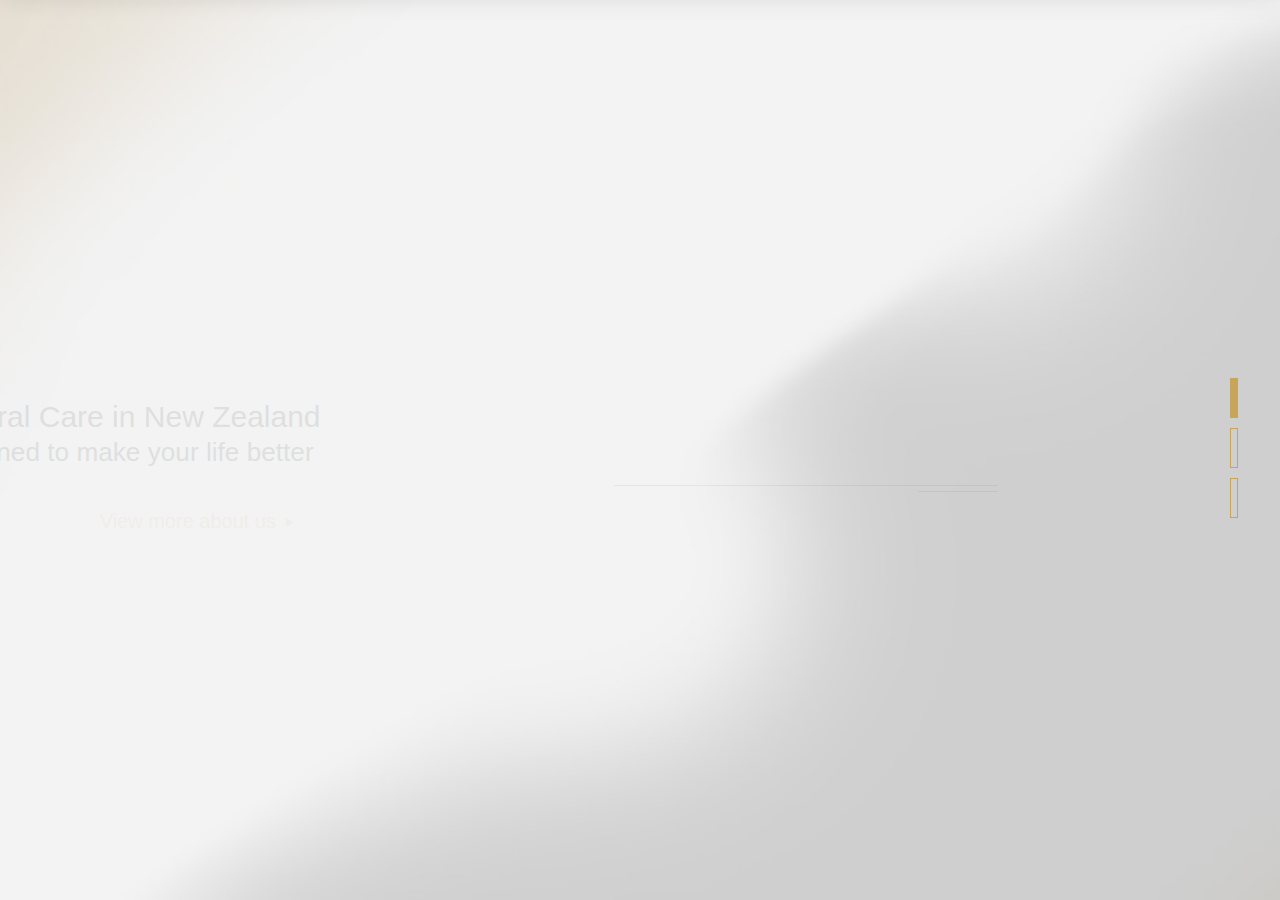
<file: index.html>
<!doctype html>
<html lang="en">
<head>
    <meta charset="UTF-8">
    <meta name="viewport"
          content="user-scalable=no">
    <!--content="width=device-width,initial-scale=1.0,maximum-scale=1.0,minimum-scale=1.0,user-scalable=no"-->

    <title>pureality</title>
    <link rel="stylesheet" href="css/main.css" />
    <link rel="stylesheet" href="css/index.css" />
</head>
<body>
<div class='header'></div>
<div id="container">
    <div class="page page0 background-image-center">
        <div class="title">
            <div>Natural Care in New Zealand</div>
            <div>designed to make your life better</div>
        </div>
        <div class="line">
            <div class="line1"></div>
            <div class="line2"></div>
        </div>
        <div class="more">
            View more about us
            <span class="arrow">▶</span>
        </div>
        <img class="sculpt" width="500" src="./img/P0/sculpt.png">
    </div>

    <div class="page page1 background-image-center">
        <div class="title">
            <div>Designed in New Zealand</div>
            <div>Specially for safe personal care</div>
        </div>
        <div class="line">
            <div class="line1"></div>
            <div class="line2"></div>
        </div>
        <div class="more">
            VIEW ALL PUREALITY
            <span class="arrow">▶</span>
        </div>
        <img class="sculpt" width="800" src="./img/P1/sculpt.png">
    </div>
    <div class="page page2">
        <div class="title">
            <div>Natural Extracts in New Zealand</div>
            <div>Soothing & Restoring skin</div>
        </div>
        <div class="line">
            <div class="line1"></div>
            <div class="line2"></div>
        </div>
        <div class="more">
            VIEW ALL KIRIMA
            <span class="arrow">▶</span>
        </div>
        <img class="sculpt" width="400" src="./img/P2/sculpt.png">
    </div>
    <div class="page page3 background-image-center">
        Copyright© 2019 purealitycosmetics.com PO Box 8042, Nelson 7046
    </div>
</div>

<!--右侧圆点 pof-->
<div id="circles">
    <ul>
        <li></li>
        <li></li>
        <li></li>
    </ul>
</div>

<script src='js/tool/jquery-1.8.3.min.js'></script>
<script src='js/tool/jquery.mousewheel.min.js'></script>
<script src='js/tool/jquery.easie.js'></script>
<script src='js/tool/velocity.min.js'></script>
<script src='js/tool/velocity.ui.js'></script>
<script src='js/module/header.js'></script>
<script src='js/index/index.js'></script>
<script>
    window.addEventListener('load', function () {
        var header = new Header('.header', null);
        header.initCur(0)
        $('body').animate({'opacity': 1});
    })
</script>
</body>
</html>
</file>
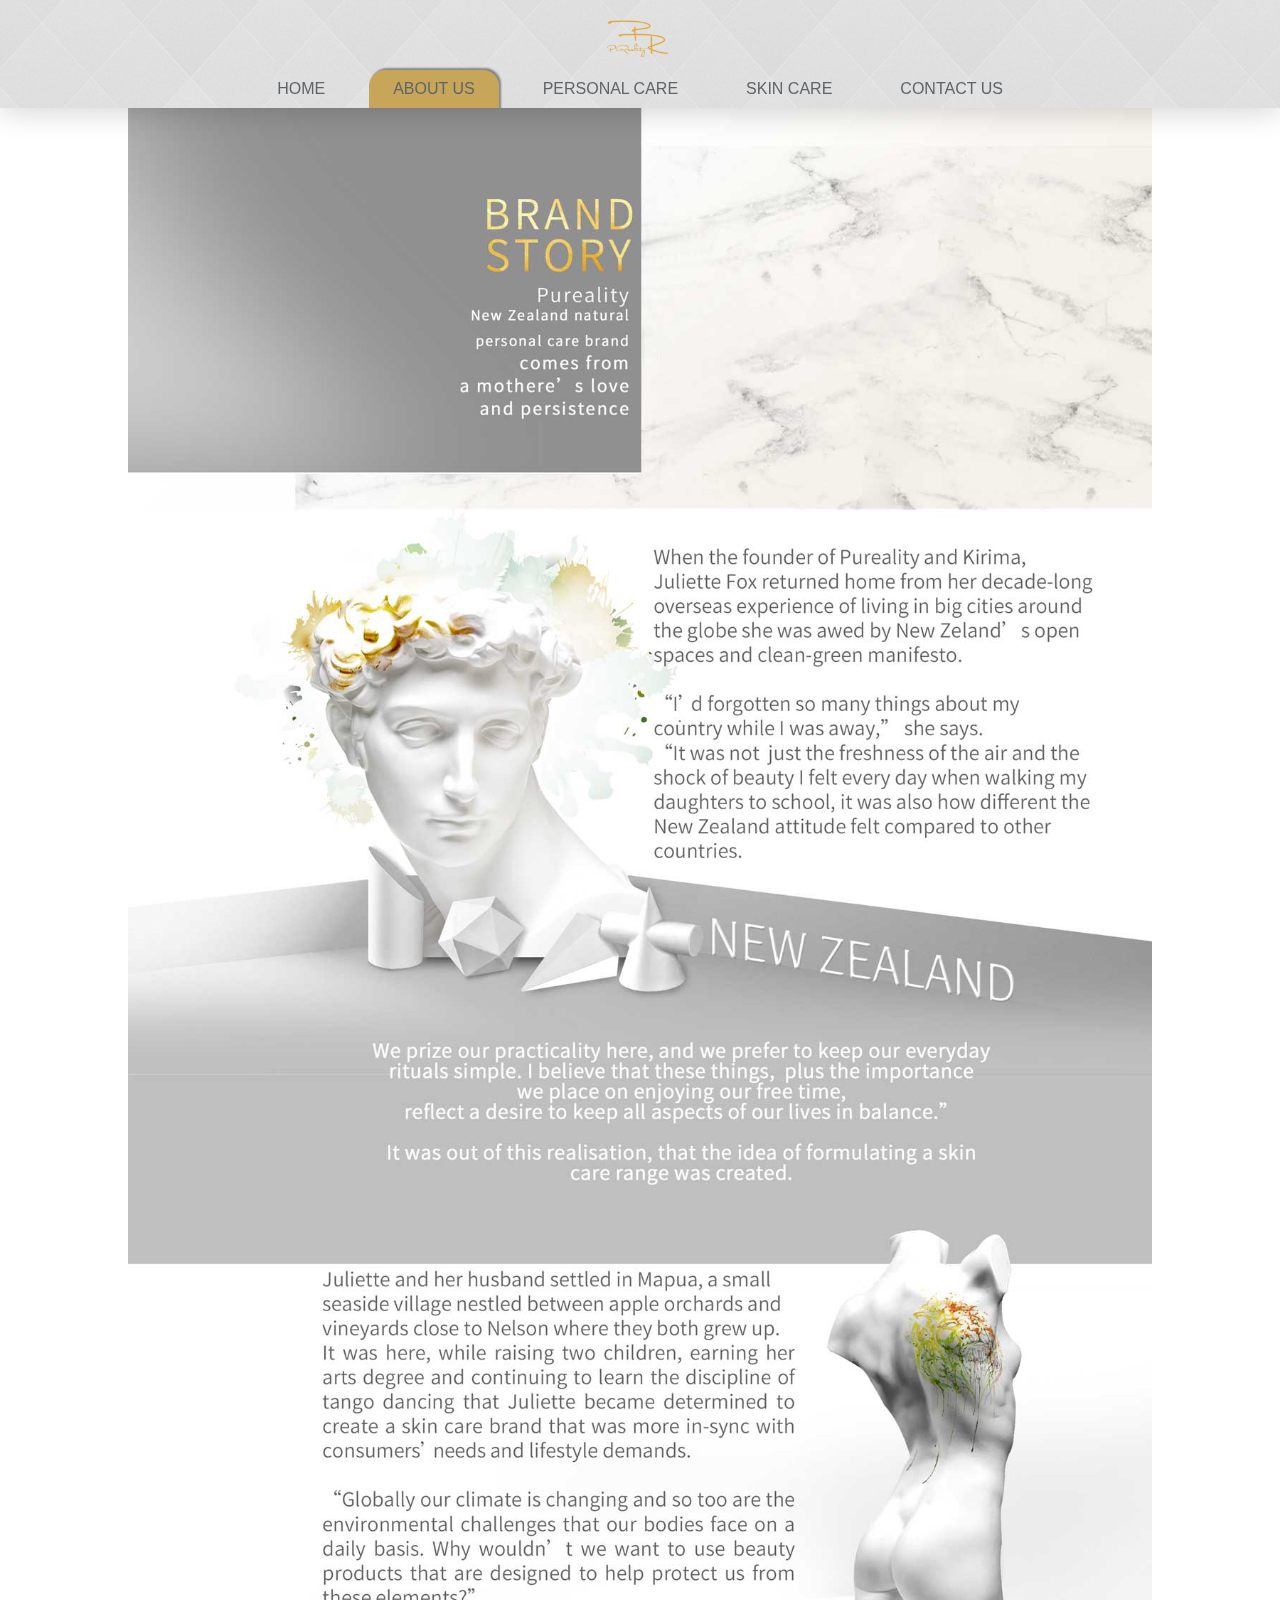
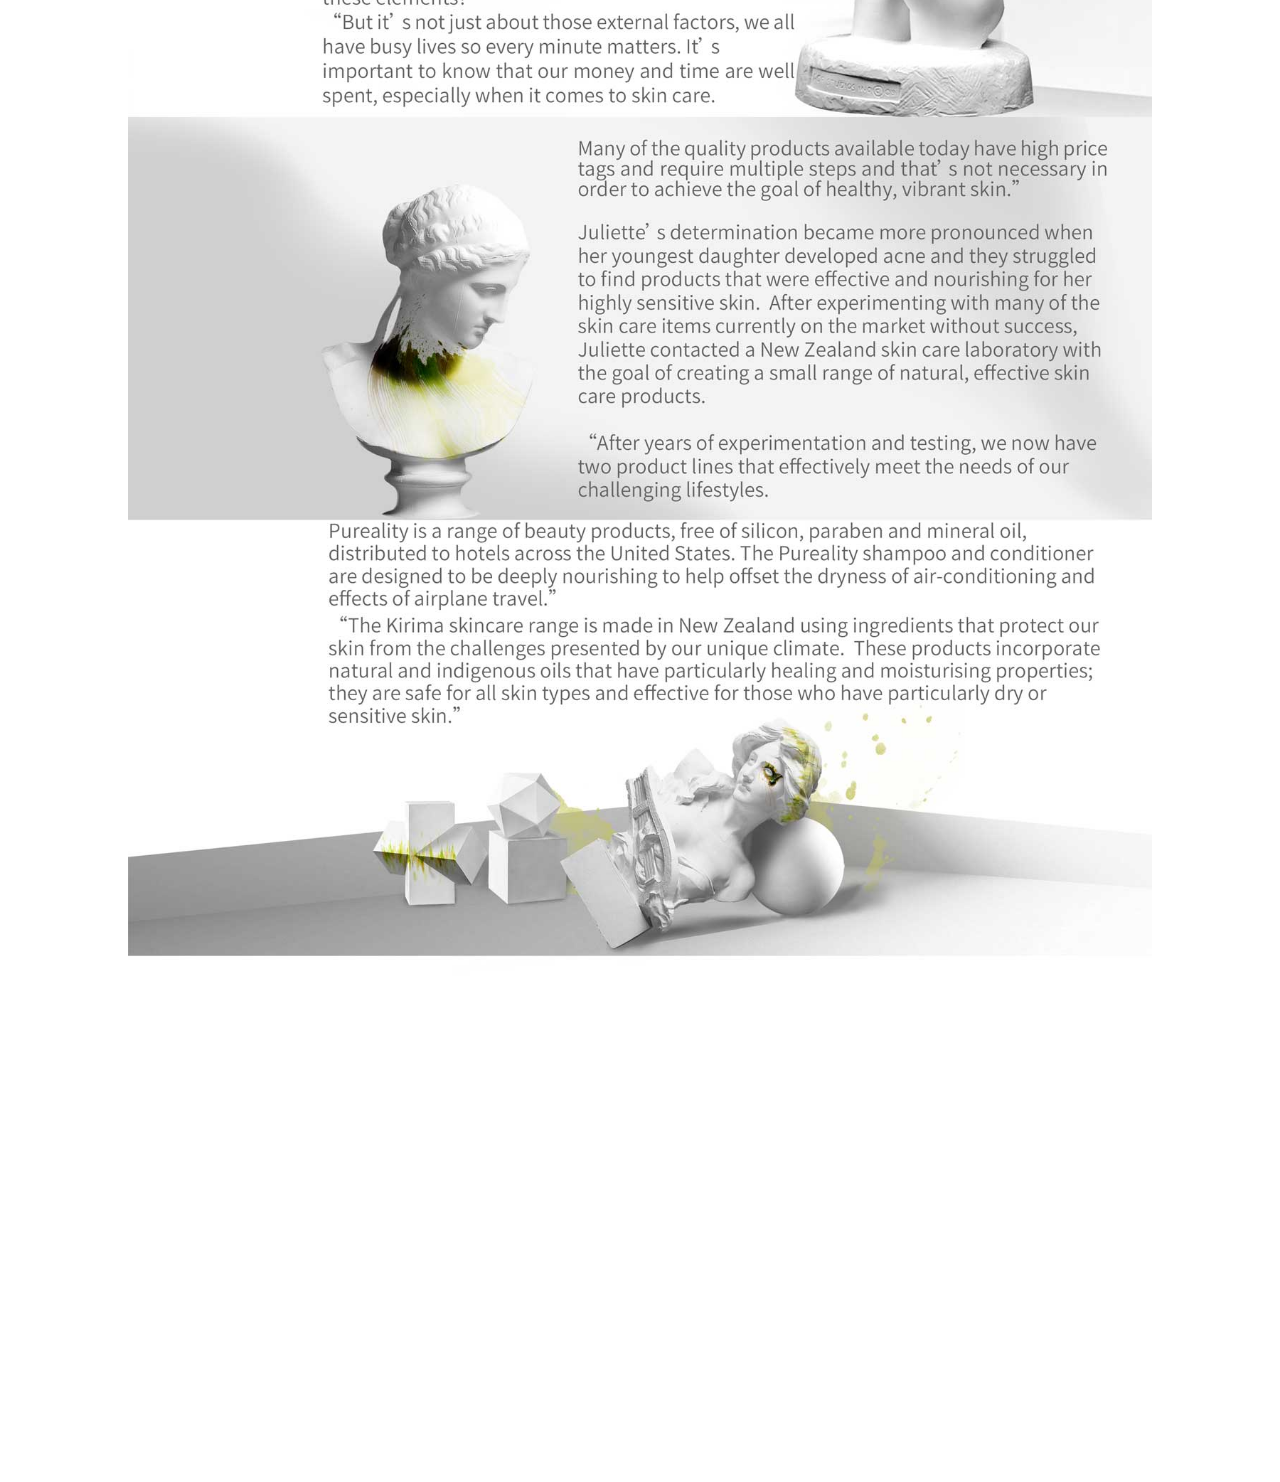
<file: about-us.html>
<!doctype html>
<html lang="en">
<head>
    <meta charset="UTF-8">
    <meta name="viewport"
          content="user-scalable=no">
    <!--content="width=device-width,initial-scale=1.0,maximum-scale=1.0,minimum-scale=1.0,user-scalable=no"-->
    <title>pureality</title>
    <link rel="stylesheet" href="css/main.css" />
    <link rel="stylesheet" href="css/personal-care.css" />
</head>
<body>
<div class='header'></div>
<div class="innerC">
    <img src="img/about-us-all.jpg" width="100%">
    <iframe height=498 width='100%' src='https://player.youku.com/embed/XNDE0MDY1MTUzNg==' frameborder=0 allowfullscreen></iframe>
</div>

<script src='js/tool/jquery-1.8.3.min.js'></script>
<script src='js/module/header.js'></script>
<script>
    window.addEventListener('load', function () {
        var header = new Header('.header', null);
        header.initCur(1);
        $('body').animate({'opacity': 1});
    })
</script>
</body>
</html>
</file>
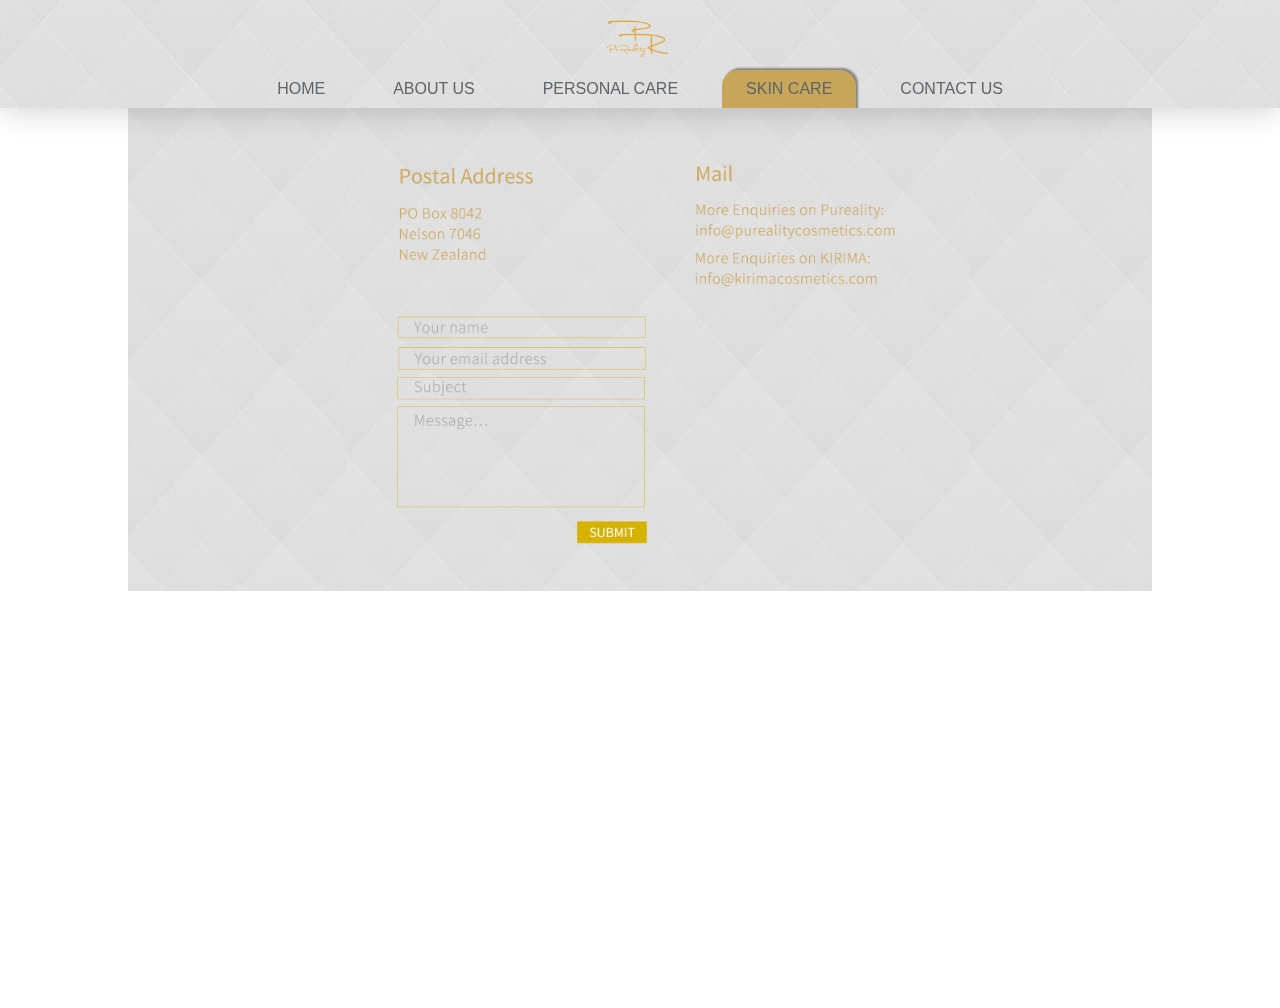
<file: contact-us.html>
<!doctype html>
<html lang="en">
<head>
    <meta charset="UTF-8">
    <meta name="viewport"
          content="user-scalable=no">
    <!--content="width=device-width,initial-scale=1.0,maximum-scale=1.0,minimum-scale=1.0,user-scalable=no"-->
    <title>pureality</title>
    <link rel="stylesheet" href="css/main.css" />
    <link rel="stylesheet" href="css/personal-care.css" />
</head>
<body>
<div class='header'></div>
<div class="innerC">
    <img src="img/contact-us-all.jpg" width="100%">
</div>

<script src='js/tool/jquery-1.8.3.min.js'></script>
<script src='js/module/header.js'></script>
<script>
    window.addEventListener('load', function () {
        var header = new Header('.header', null);
        header.initCur(3);
        $('body').animate({'opacity': 1});
    })
</script>
</body>
</html>
</file>
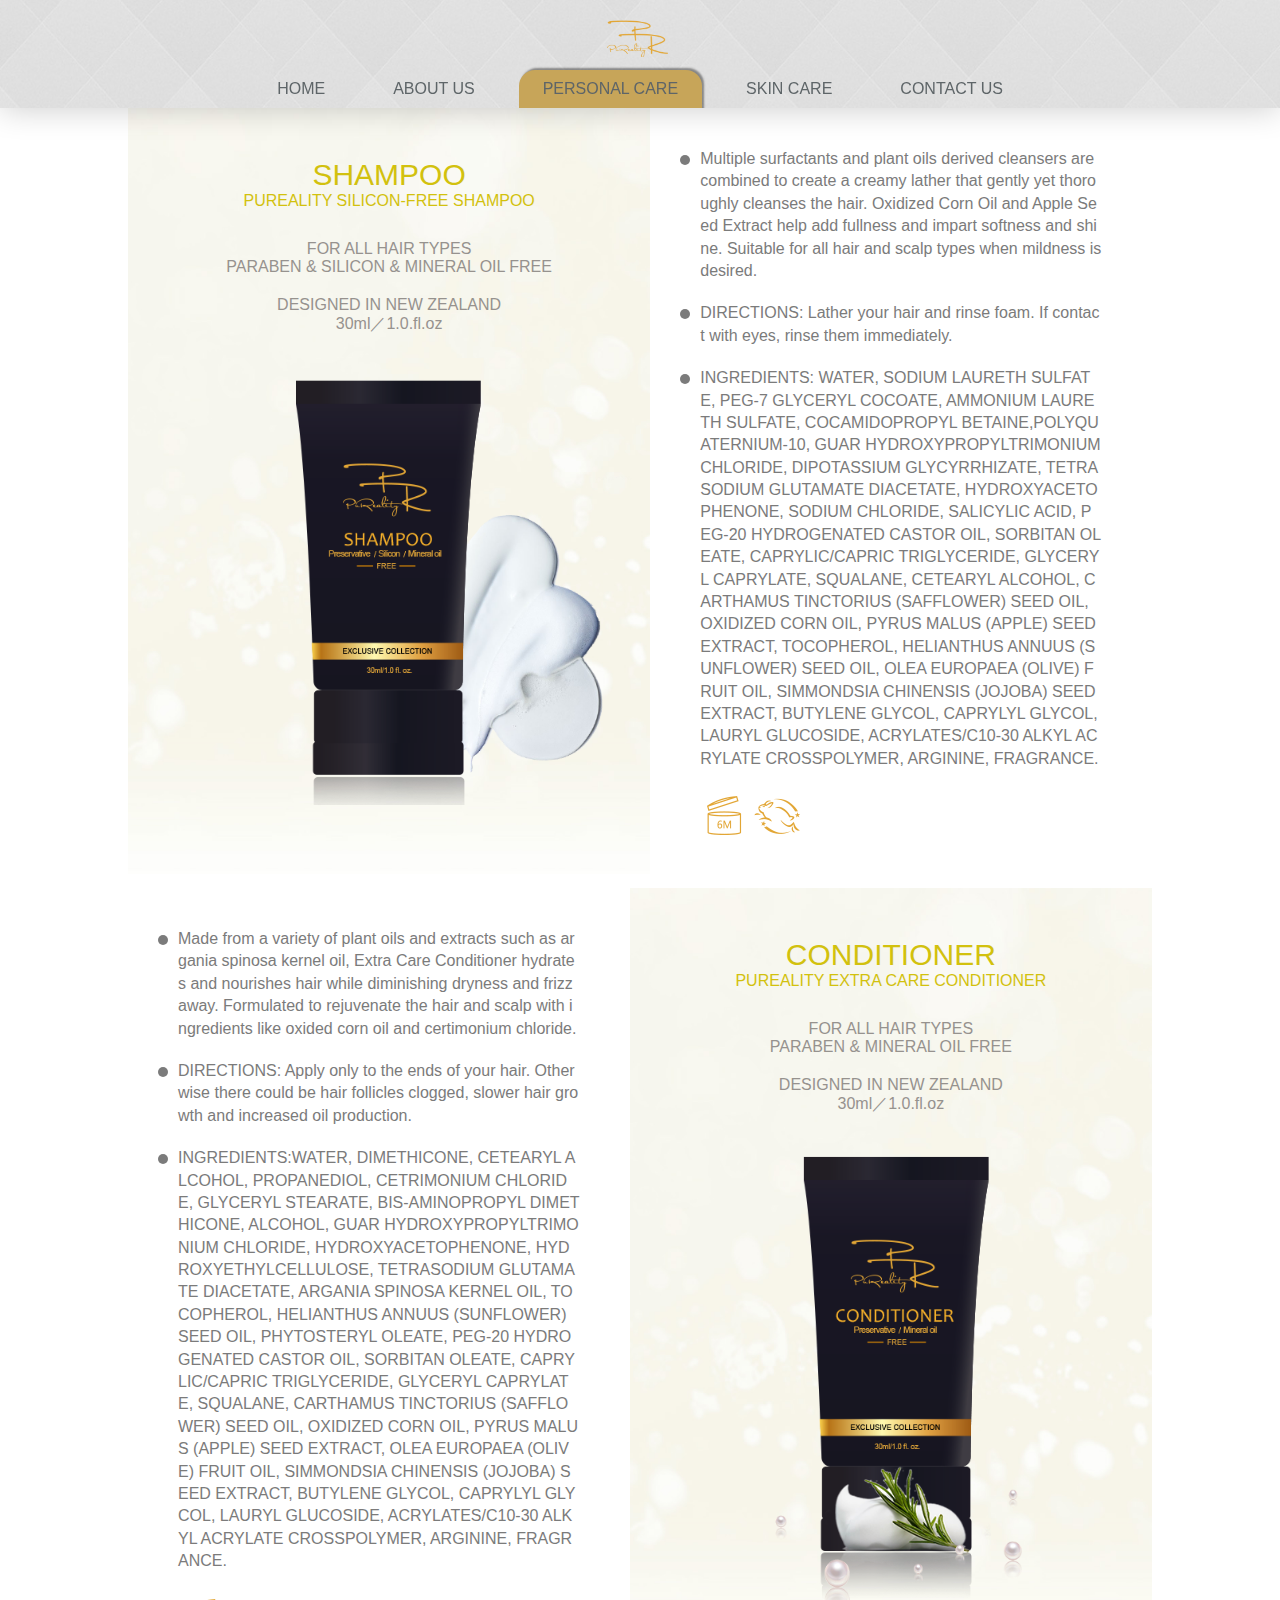
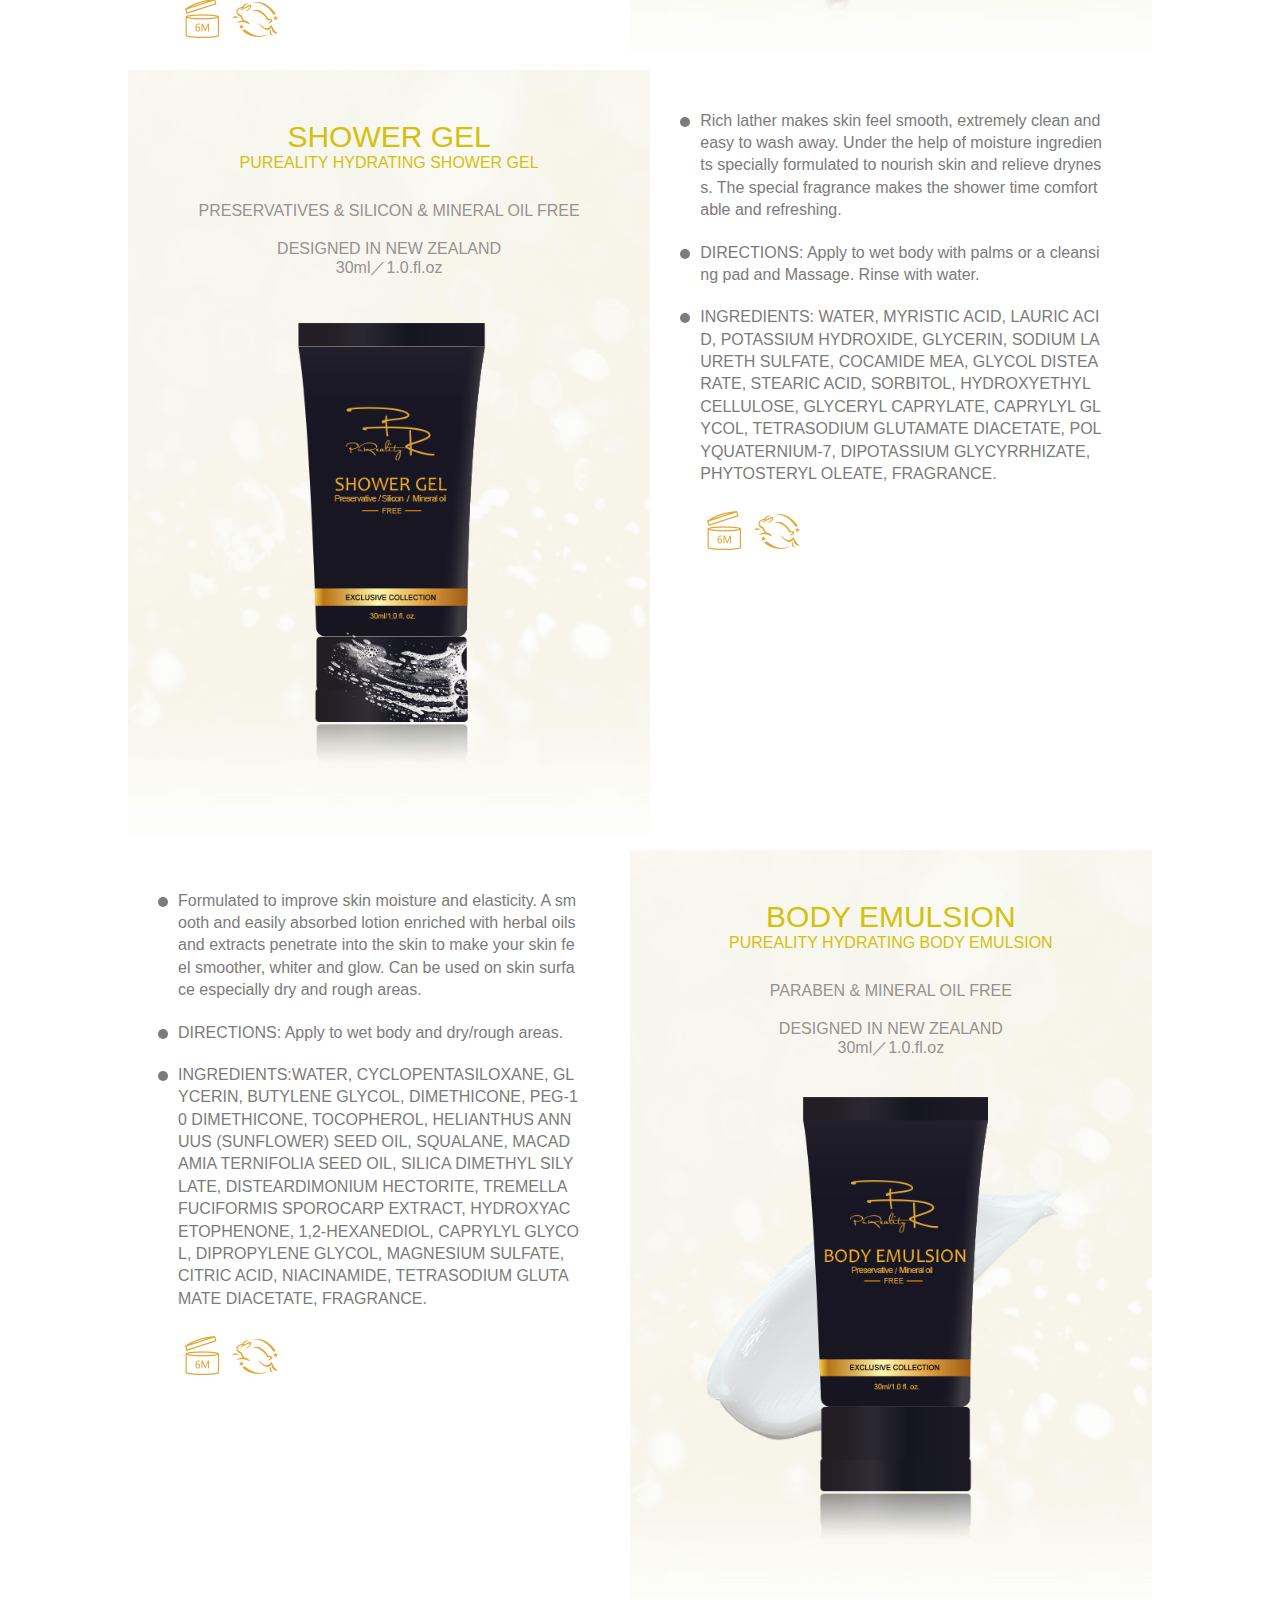
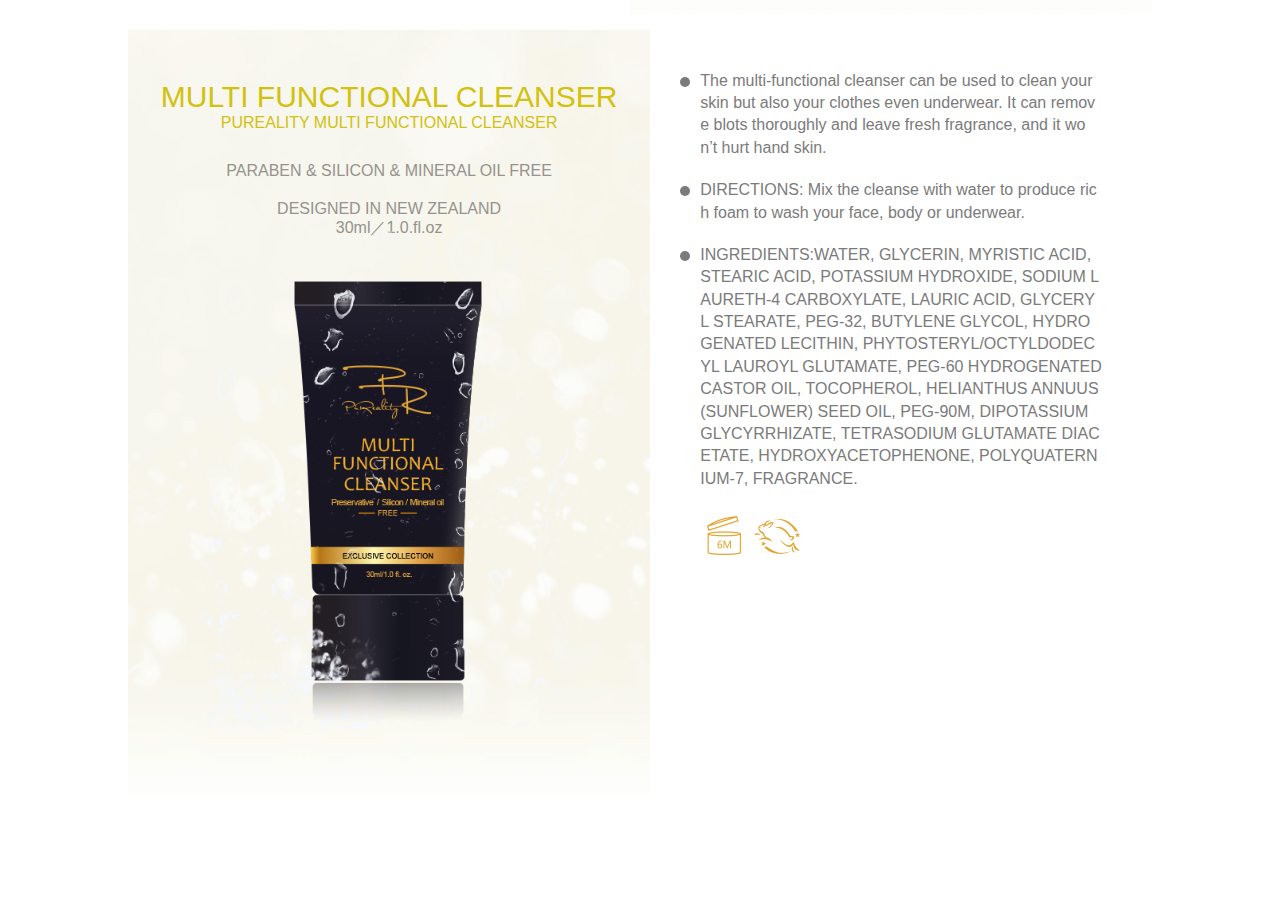
<file: personal-care.html>
<!doctype html>
<html lang="en">
<head>
    <meta charset="UTF-8">
    <meta name="viewport"
          content="user-scalable=no">
    <!--content="width=device-width,initial-scale=1.0,maximum-scale=1.0,minimum-scale=1.0,user-scalable=no"-->
    <title>pureality</title>
    <link rel="stylesheet" href="css/main.css" />
    <link rel="stylesheet" href="css/personal-care.css" />
</head>
<body>
<div class='header'></div>
<div class="innerC">
    <div class="products"></div>

</div>

<script src='js/tool/jquery-1.8.3.min.js'></script>
<script src='js/module/header.js'></script>
<script src='js/module/products.js'></script>
<script>

    window.addEventListener('load', function () {
        var header = new Header('.header', null);
        header.initCur(2);
        var products = new Products('.products',
            {
                products: [
                    {
                        title: 'SHAMPOO',
                        subTitle: 'PUREALITY SILICON-FREE SHAMPOO',
                        desc1: 'FOR ALL HAIR TYPES<br/>PARABEN & SILICON & MINERAL OIL FREE',
                        desc2: 'DESIGNED IN NEW ZEALAND<br/> 30ml／1.0.fl.oz',
                        productImg: './img/product/p1.png',
                        descList: [
                            'Multiple surfactants and plant oils derived cleansers are combined to create a creamy lather that gently yet thoroughly cleanses the hair. Oxidized Corn Oil and Apple Seed Extract help add fullness and impart softness and shine. Suitable for all hair and scalp types when mildness is desired.\n',
                            'DIRECTIONS: Lather your hair and rinse foam. If contact with eyes, rinse them immediately.',
                            'INGREDIENTS: WATER, SODIUM LAURETH SULFATE, PEG-7 GLYCERYL COCOATE, AMMONIUM LAURETH SULFATE, COCAMIDOPROPYL BETAINE,POLYQUATERNIUM-10, GUAR HYDROXYPROPYLTRIMONIUM CHLORIDE, DIPOTASSIUM GLYCYRRHIZATE, TETRASODIUM GLUTAMATE DIACETATE, HYDROXYACETOPHENONE, SODIUM CHLORIDE, SALICYLIC ACID, PEG-20 HYDROGENATED CASTOR OIL, SORBITAN OLEATE, CAPRYLIC/CAPRIC TRIGLYCERIDE, GLYCERYL CAPRYLATE, SQUALANE, CETEARYL ALCOHOL, CARTHAMUS TINCTORIUS (SAFFLOWER) SEED OIL, OXIDIZED CORN OIL, PYRUS MALUS (APPLE) SEED EXTRACT, TOCOPHEROL, HELIANTHUS ANNUUS (SUNFLOWER) SEED OIL, OLEA EUROPAEA (OLIVE) FRUIT OIL, SIMMONDSIA CHINENSIS (JOJOBA) SEED EXTRACT, BUTYLENE GLYCOL, CAPRYLYL GLYCOL, LAURYL GLUCOSIDE, ACRYLATES/C10-30 ALKYL ACRYLATE CROSSPOLYMER, ARGININE, FRAGRANCE.\n',
                        ]
                    },
                    {
                        title: 'CONDITIONER',
                        subTitle: 'PUREALITY EXTRA CARE CONDITIONER',
                        desc1: 'FOR ALL HAIR TYPES<br/>PARABEN & MINERAL OIL FREE \n',
                        desc2: 'DESIGNED IN NEW ZEALAND<br/>30ml／1.0.fl.oz',
                        productImg: './img/product/p2.png',
                        descList: [
                            'Made from a variety of plant oils and extracts such as argania spinosa kernel oil, Extra Care Conditioner hydrates and nourishes hair while diminishing dryness and frizz away. Formulated to rejuvenate the hair and scalp with ingredients like oxided corn oil and certimonium chloride.\n',
                            'DIRECTIONS: Apply only to the ends of your hair. Otherwise there could be hair follicles clogged, slower hair growth and increased oil production.\n',
                            'INGREDIENTS:WATER, DIMETHICONE, CETEARYL ALCOHOL, PROPANEDIOL, CETRIMONIUM CHLORIDE, GLYCERYL STEARATE, BIS-AMINOPROPYL DIMETHICONE, ALCOHOL, GUAR HYDROXYPROPYLTRIMONIUM CHLORIDE, HYDROXYACETOPHENONE, HYDROXYETHYLCELLULOSE, TETRASODIUM GLUTAMATE DIACETATE, ARGANIA SPINOSA KERNEL OIL, TOCOPHEROL, HELIANTHUS ANNUUS (SUNFLOWER) SEED OIL, PHYTOSTERYL OLEATE, PEG-20 HYDROGENATED CASTOR OIL, SORBITAN OLEATE, CAPRYLIC/CAPRIC TRIGLYCERIDE, GLYCERYL CAPRYLATE, SQUALANE, CARTHAMUS TINCTORIUS (SAFFLOWER) SEED OIL, OXIDIZED CORN OIL, PYRUS MALUS (APPLE) SEED EXTRACT, OLEA EUROPAEA (OLIVE) FRUIT OIL, SIMMONDSIA CHINENSIS (JOJOBA) SEED EXTRACT, BUTYLENE GLYCOL, CAPRYLYL GLYCOL, LAURYL GLUCOSIDE, ACRYLATES/C10-30 ALKYL ACRYLATE CROSSPOLYMER, ARGININE, FRAGRANCE.',
                        ]
                    },
                    {
                        title: 'SHOWER GEL\n',
                        subTitle: 'PUREALITY HYDRATING SHOWER GEL\n',
                        desc1: 'PRESERVATIVES & SILICON & MINERAL OIL  FREE',
                        desc2: 'DESIGNED IN NEW ZEALAND<br/>30ml／1.0.fl.oz',
                        productImg: './img/product/p3.png',
                        descList: [
                            'Rich lather makes skin feel smooth, extremely clean and easy to wash away. Under the help of moisture ingredients specially formulated to nourish skin and relieve dryness. The special fragrance makes the shower time comfortable and refreshing.\n',
                            'DIRECTIONS: Apply to wet body with palms or a cleansing pad and Massage. Rinse with water. \n',
                            'INGREDIENTS: WATER, MYRISTIC ACID, LAURIC ACID, POTASSIUM HYDROXIDE, GLYCERIN, SODIUM LAURETH SULFATE, COCAMIDE MEA, GLYCOL DISTEARATE, STEARIC ACID, SORBITOL, HYDROXYETHYLCELLULOSE, GLYCERYL CAPRYLATE, CAPRYLYL GLYCOL, TETRASODIUM GLUTAMATE DIACETATE,  POLYQUATERNIUM-7, DIPOTASSIUM GLYCYRRHIZATE, PHYTOSTERYL OLEATE, FRAGRANCE.\n',
                        ]
                    },
                    {
                        title: 'BODY EMULSION\n',
                        subTitle: 'PUREALITY HYDRATING BODY EMULSION \n',
                        desc1: 'PARABEN & MINERAL OIL  FREE \n',
                        desc2: 'DESIGNED IN NEW ZEALAND<br/>30ml／1.0.fl.oz',
                        productImg: './img/product/p4.png',
                        descList: [
                            'Formulated to improve skin moisture and elasticity. A smooth and easily absorbed lotion enriched with herbal oils and extracts penetrate into the skin to make your skin feel smoother, whiter and glow. Can be used on skin surface especially dry and rough areas.\n',
                            'DIRECTIONS: Apply to wet body and dry/rough areas.\n',
                            'INGREDIENTS:WATER, CYCLOPENTASILOXANE, GLYCERIN, BUTYLENE GLYCOL, DIMETHICONE, PEG-10 DIMETHICONE, TOCOPHEROL, HELIANTHUS ANNUUS (SUNFLOWER) SEED OIL, SQUALANE, MACADAMIA TERNIFOLIA SEED OIL, SILICA DIMETHYL SILYLATE, DISTEARDIMONIUM HECTORITE, TREMELLA FUCIFORMIS SPOROCARP EXTRACT, HYDROXYACETOPHENONE, 1,2-HEXANEDIOL, CAPRYLYL GLYCOL, DIPROPYLENE GLYCOL, MAGNESIUM SULFATE, CITRIC ACID, NIACINAMIDE, TETRASODIUM GLUTAMATE DIACETATE, FRAGRANCE.',
                        ]
                    },
                    {
                        title: 'MULTI FUNCTIONAL CLEANSER\n',
                        subTitle: 'PUREALITY MULTI FUNCTIONAL CLEANSER',
                        desc1: 'PARABEN & SILICON & MINERAL OIL FREE \n',
                        desc2: 'DESIGNED IN NEW ZEALAND<br/>30ml／1.0.fl.oz',
                        productImg: './img/product/p5.png',
                        descList: [
                            'The multi-functional cleanser can be used to clean your skin but also your clothes even underwear. It can remove blots thoroughly and leave fresh fragrance, and it won’t hurt hand skin.\n',
                            'DIRECTIONS: Mix the cleanse with water to produce rich foam to wash your face, body or underwear.\n',
                            'INGREDIENTS:WATER, GLYCERIN, MYRISTIC ACID, STEARIC ACID, POTASSIUM HYDROXIDE, SODIUM LAURETH-4 CARBOXYLATE, LAURIC ACID, GLYCERYL STEARATE, PEG-32, BUTYLENE GLYCOL, HYDROGENATED LECITHIN, PHYTOSTERYL/OCTYLDODECYL LAUROYL GLUTAMATE, PEG-60 HYDROGENATED CASTOR OIL, TOCOPHEROL, HELIANTHUS ANNUUS (SUNFLOWER) SEED OIL, PEG-90M, DIPOTASSIUM GLYCYRRHIZATE, TETRASODIUM GLUTAMATE DIACETATE, HYDROXYACETOPHENONE, POLYQUATERNIUM-7, FRAGRANCE.\n',
                        ]
                    },
                ],
            });

        $('body').animate({'opacity': 1});
    })
</script>
</body>
</html>
</file>
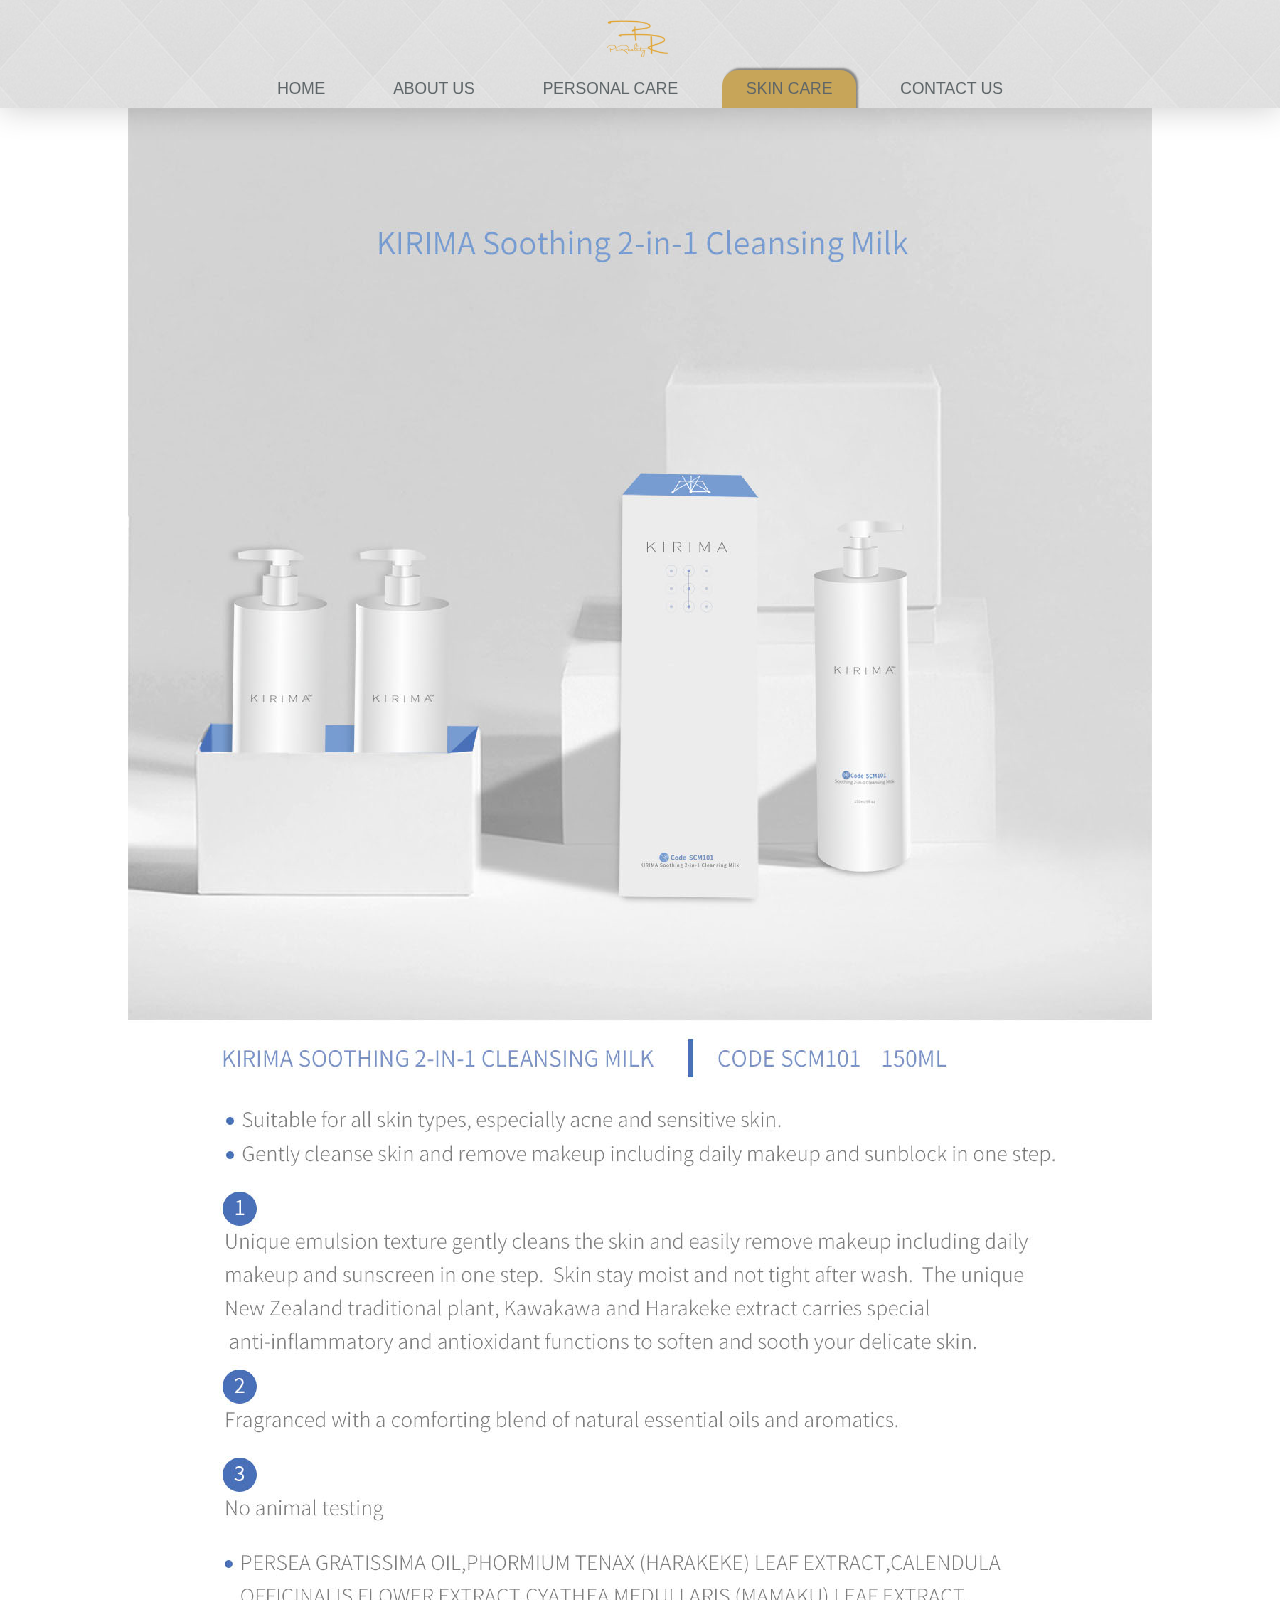
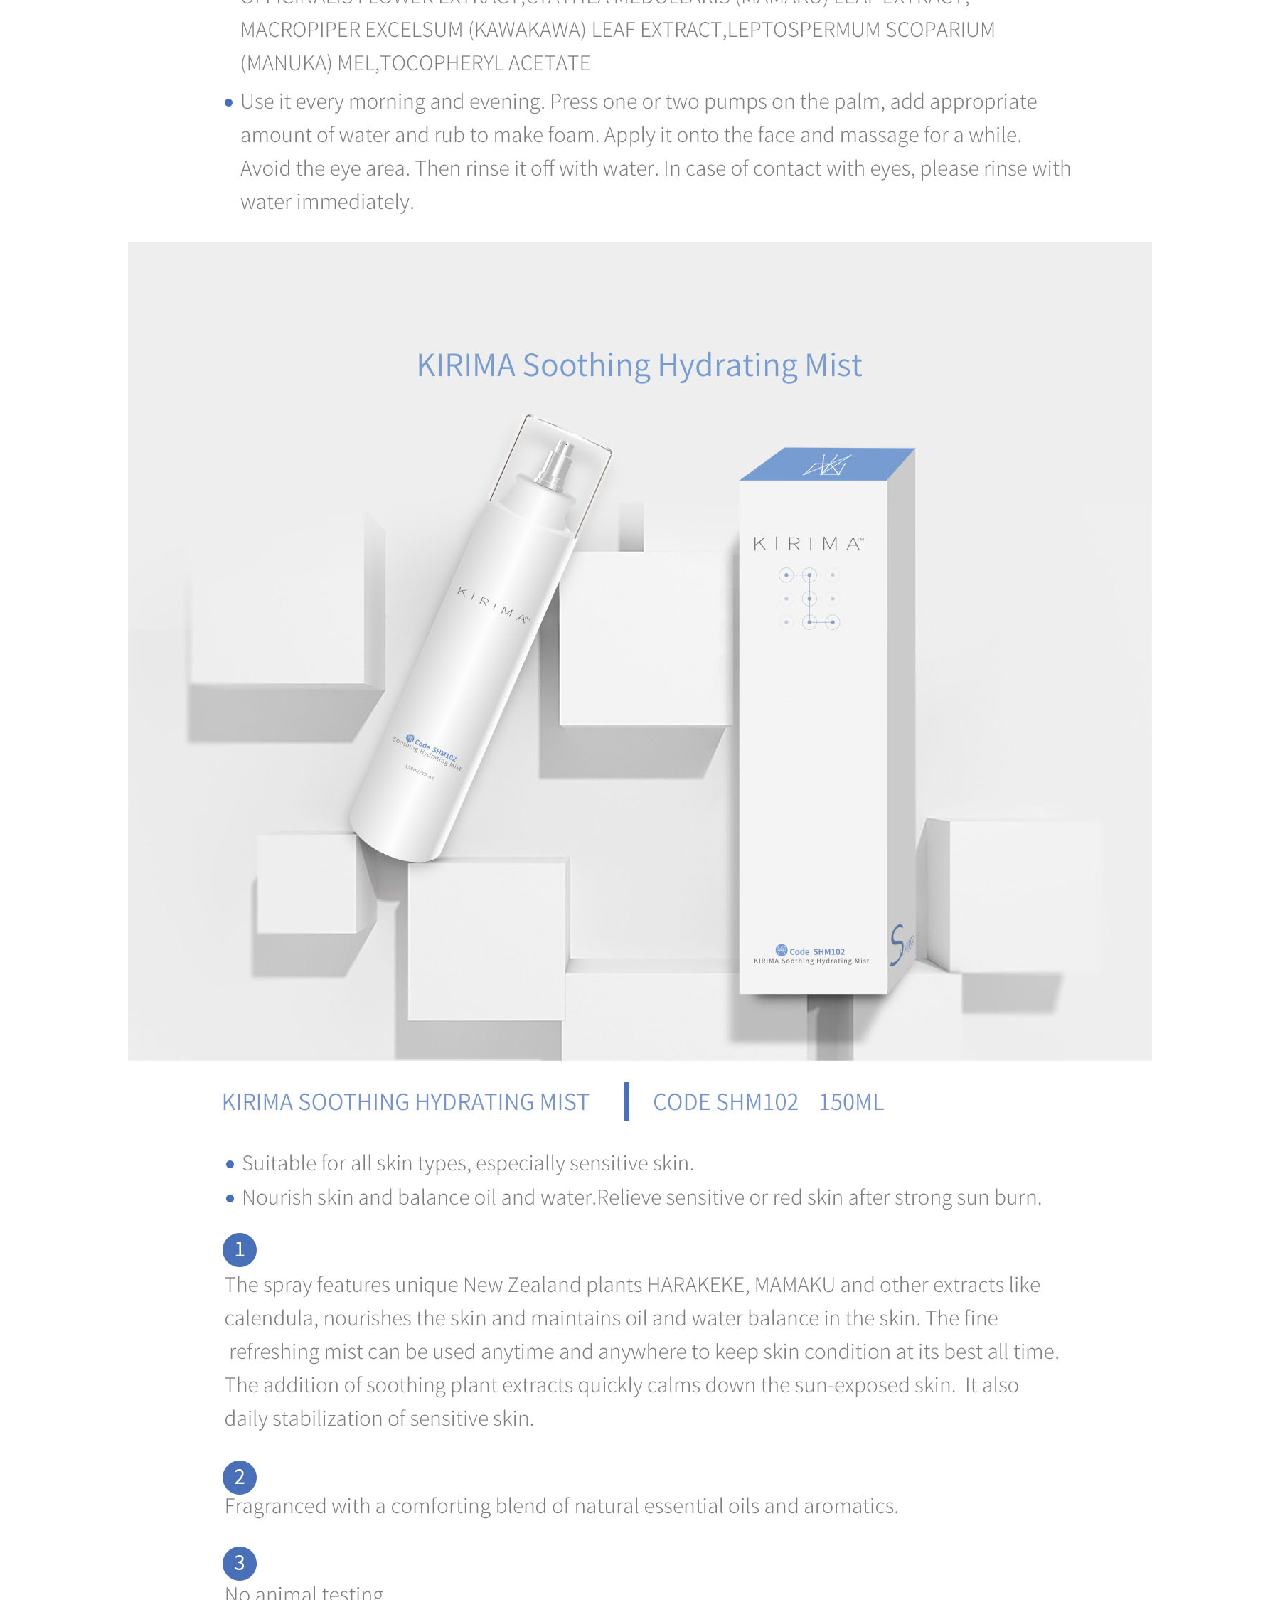
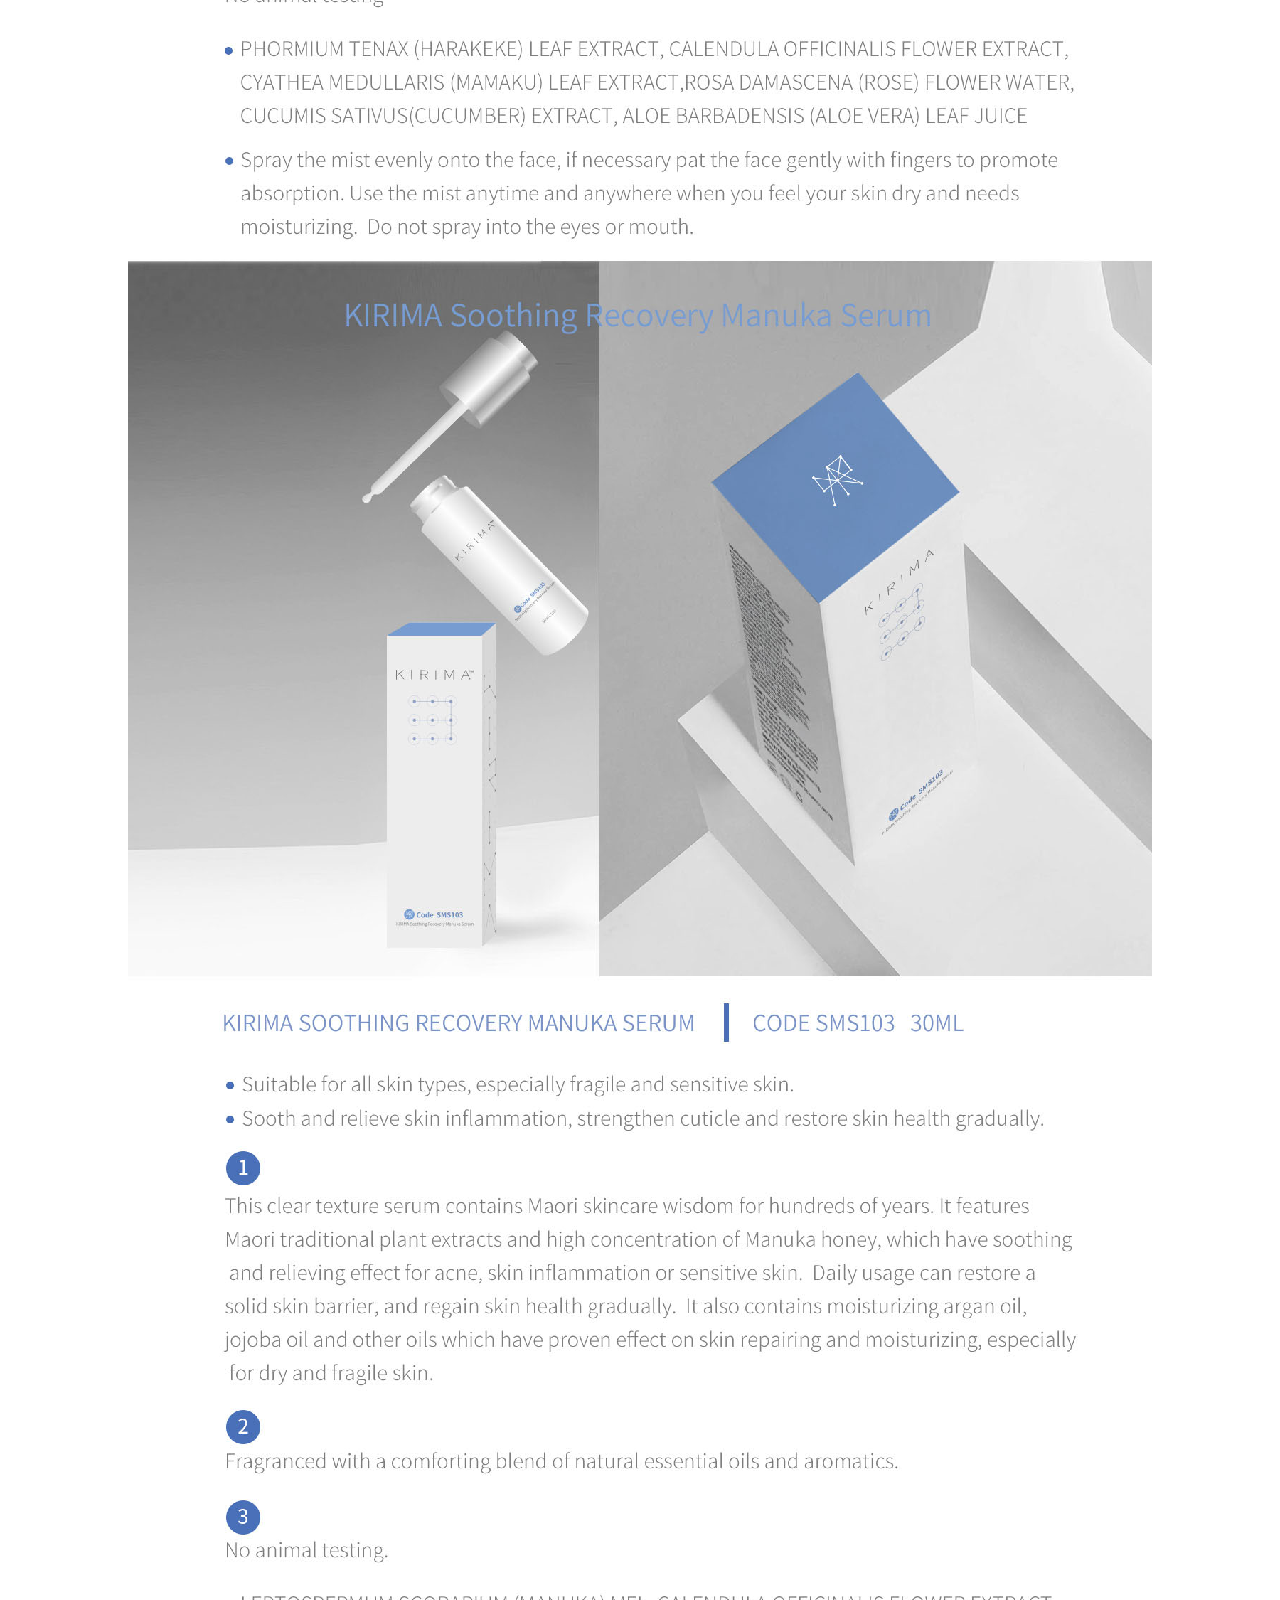
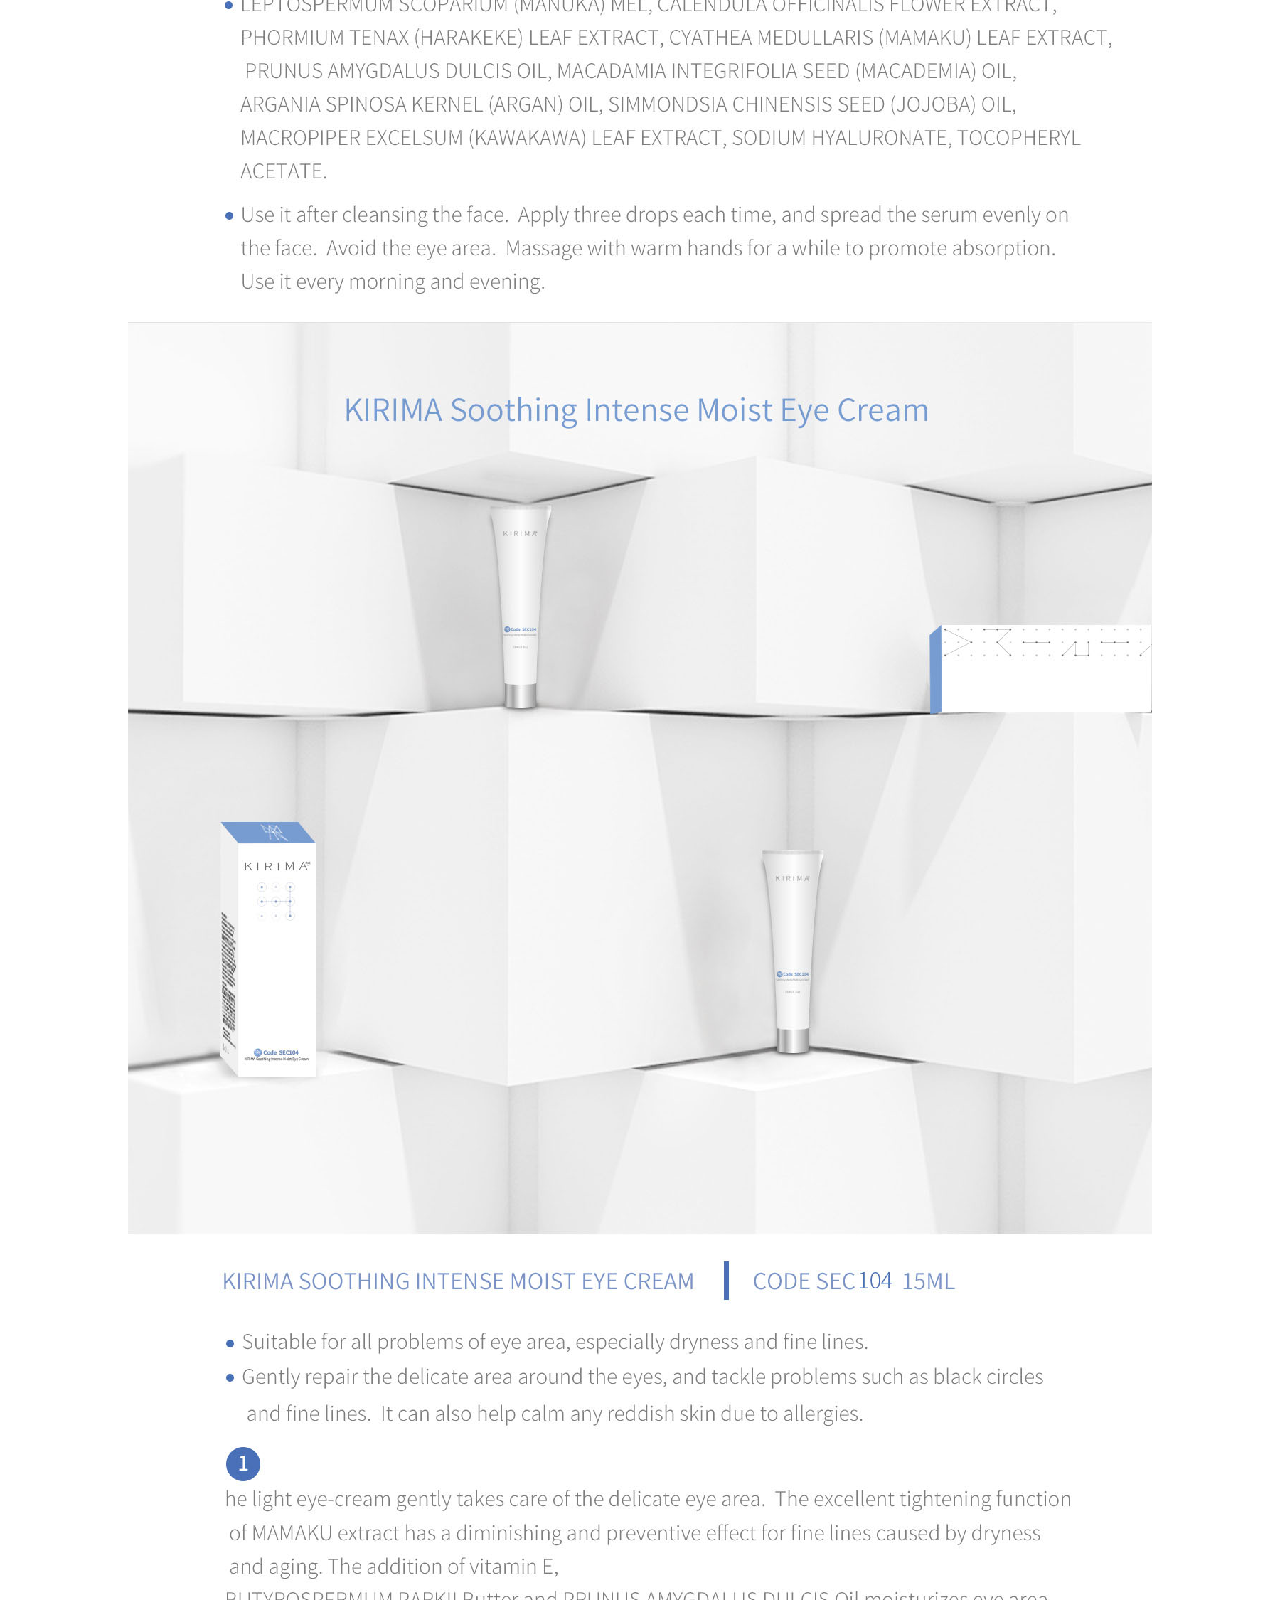
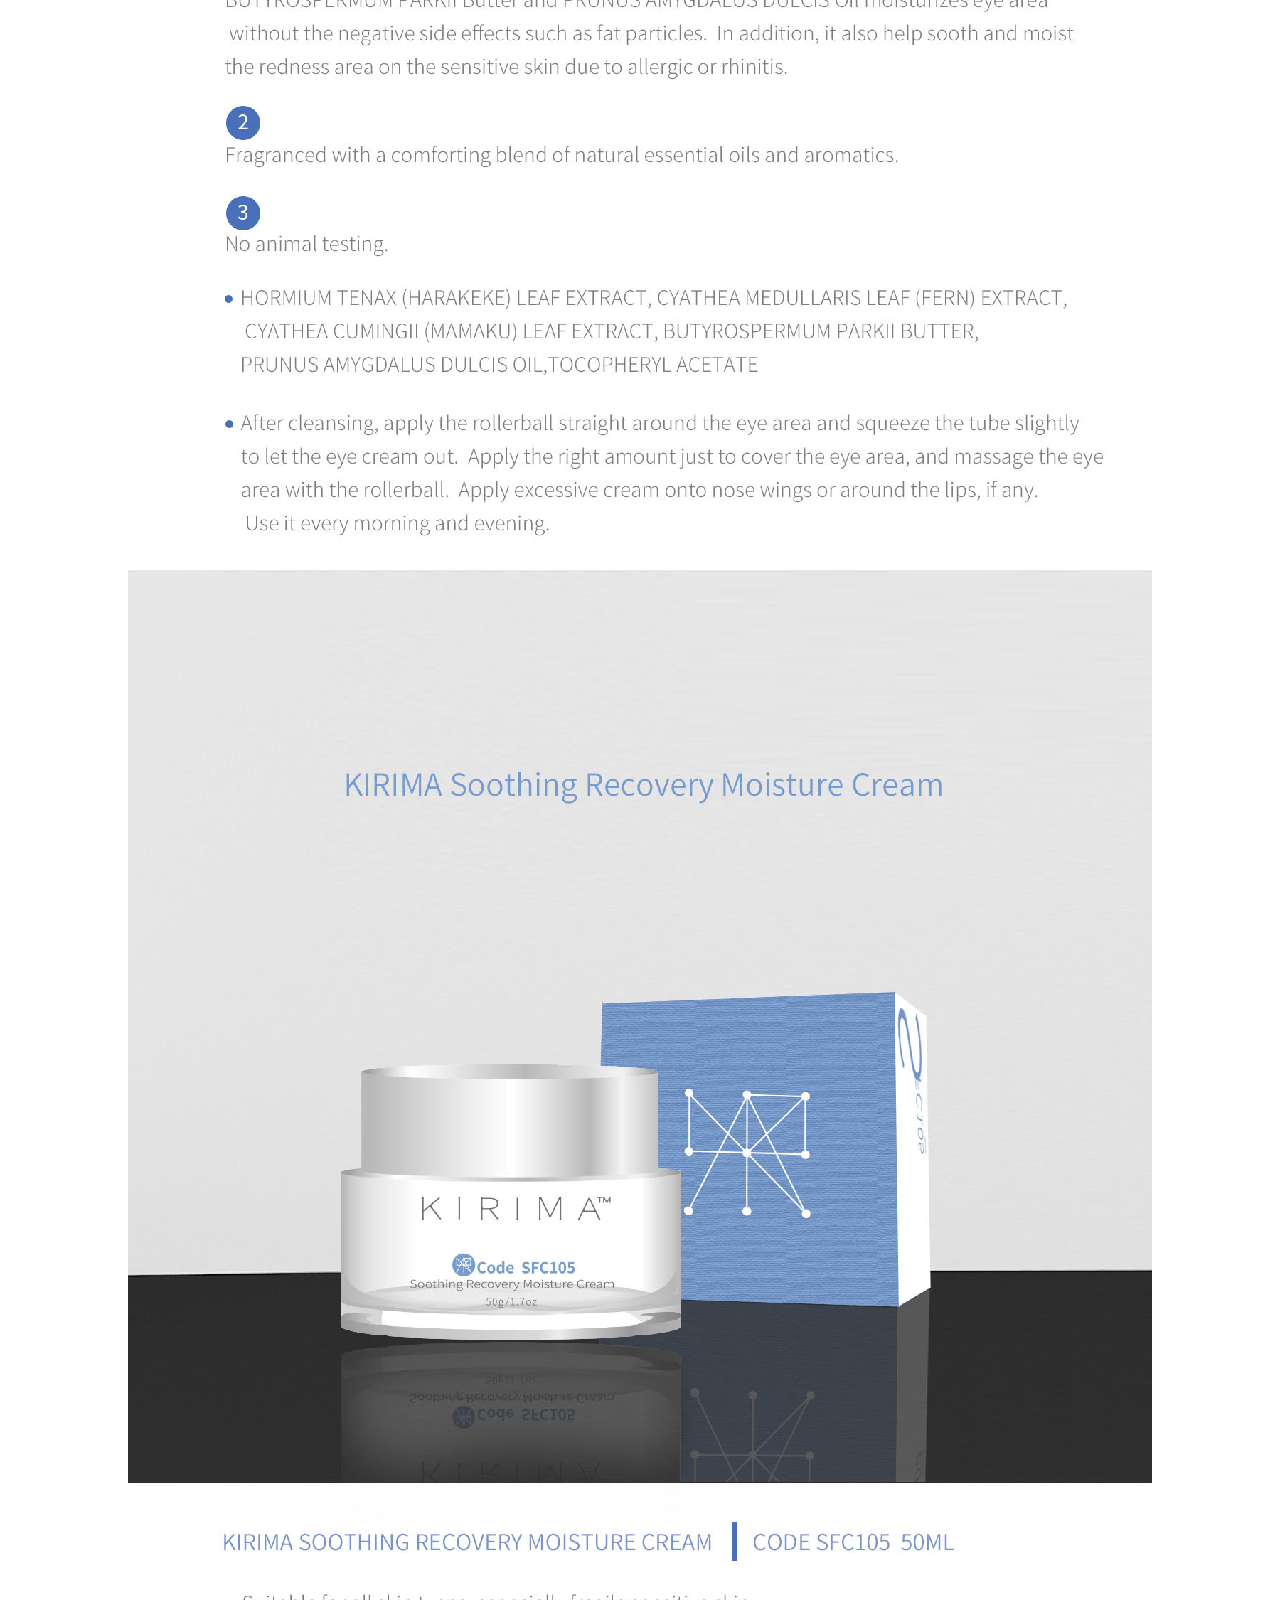
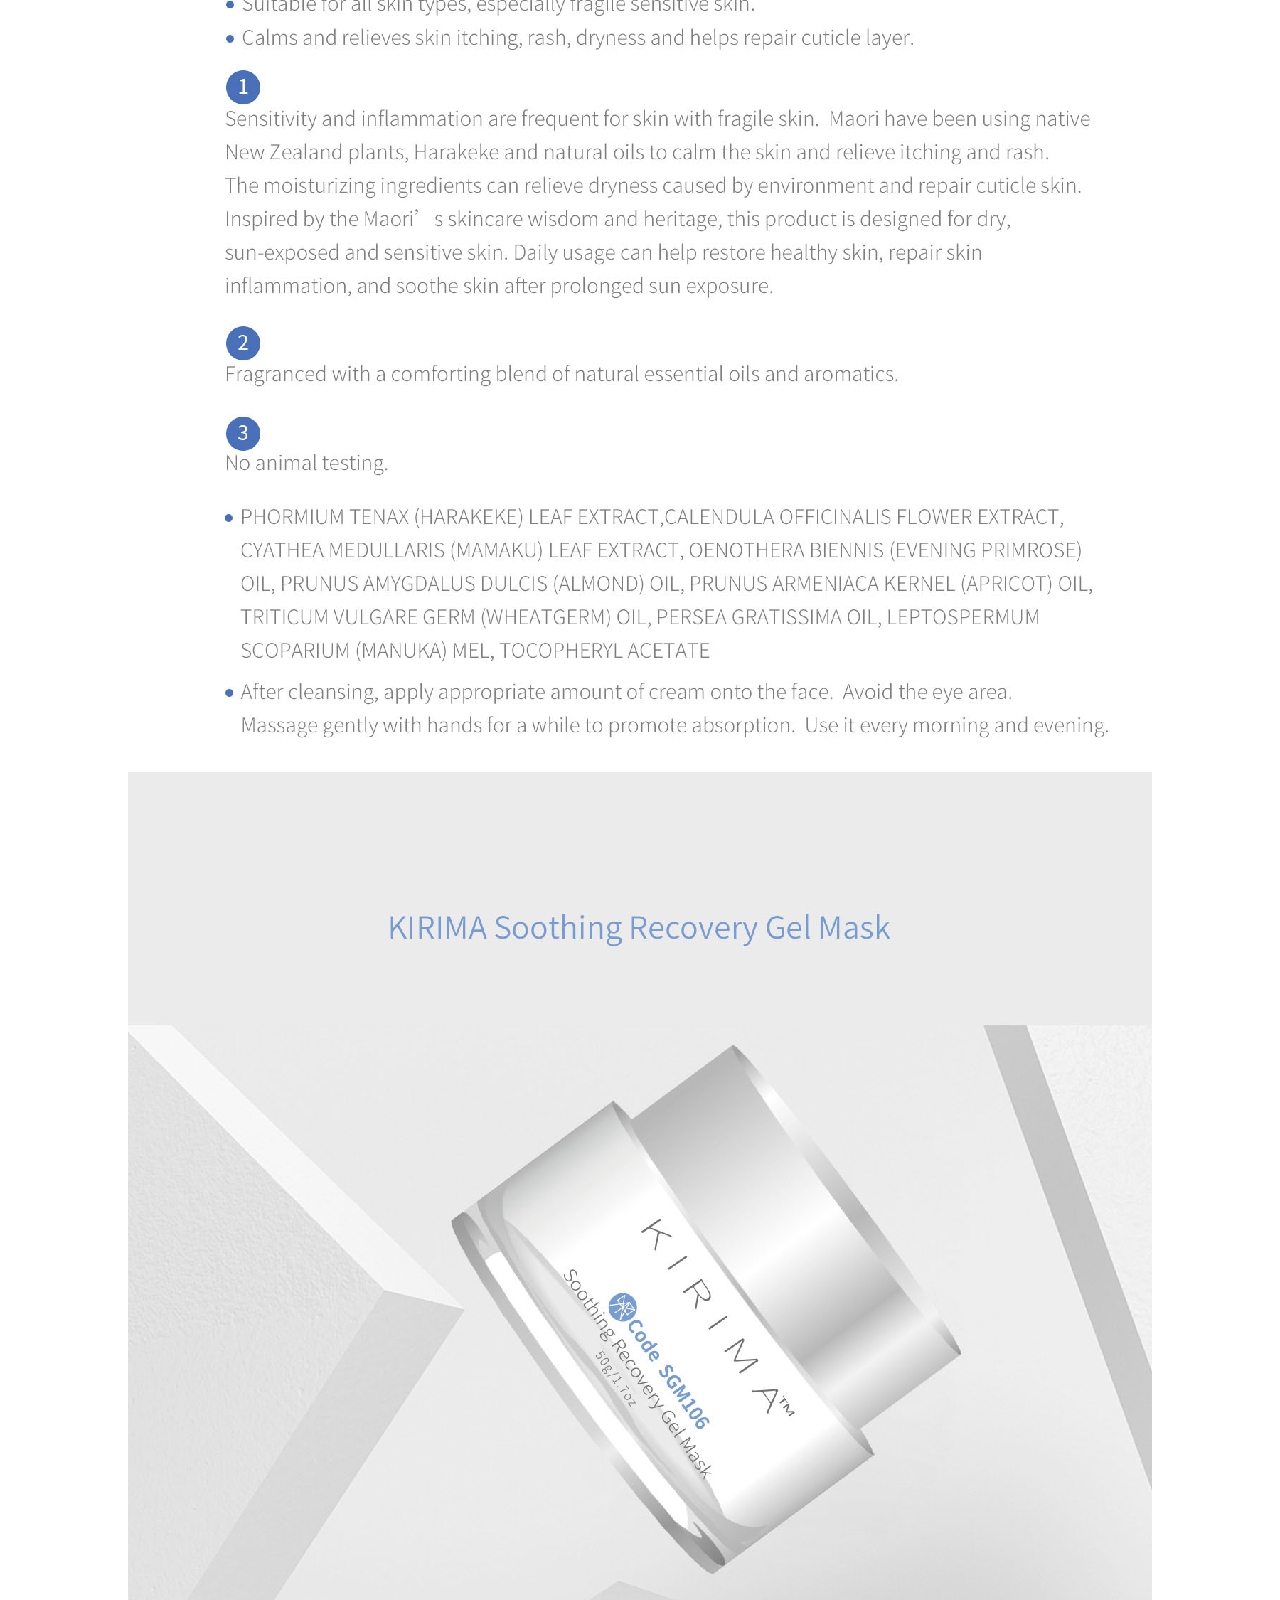
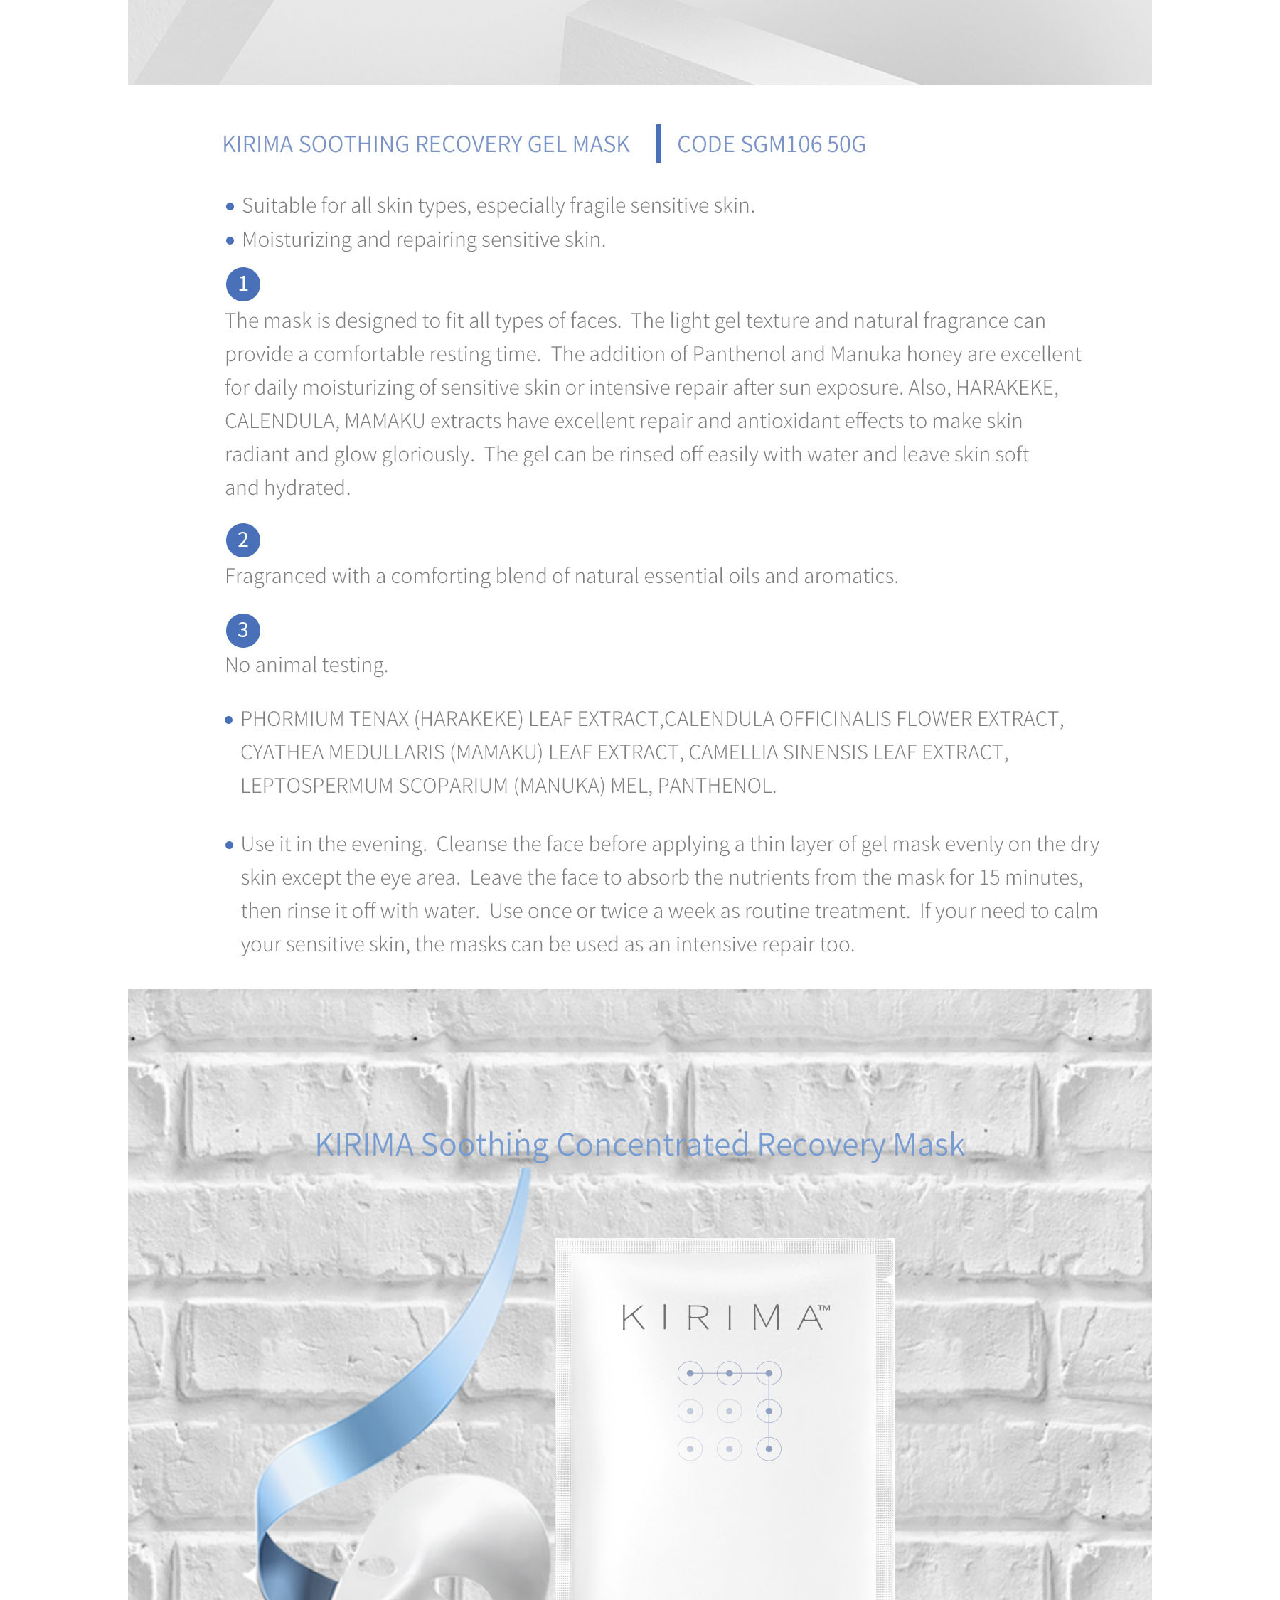
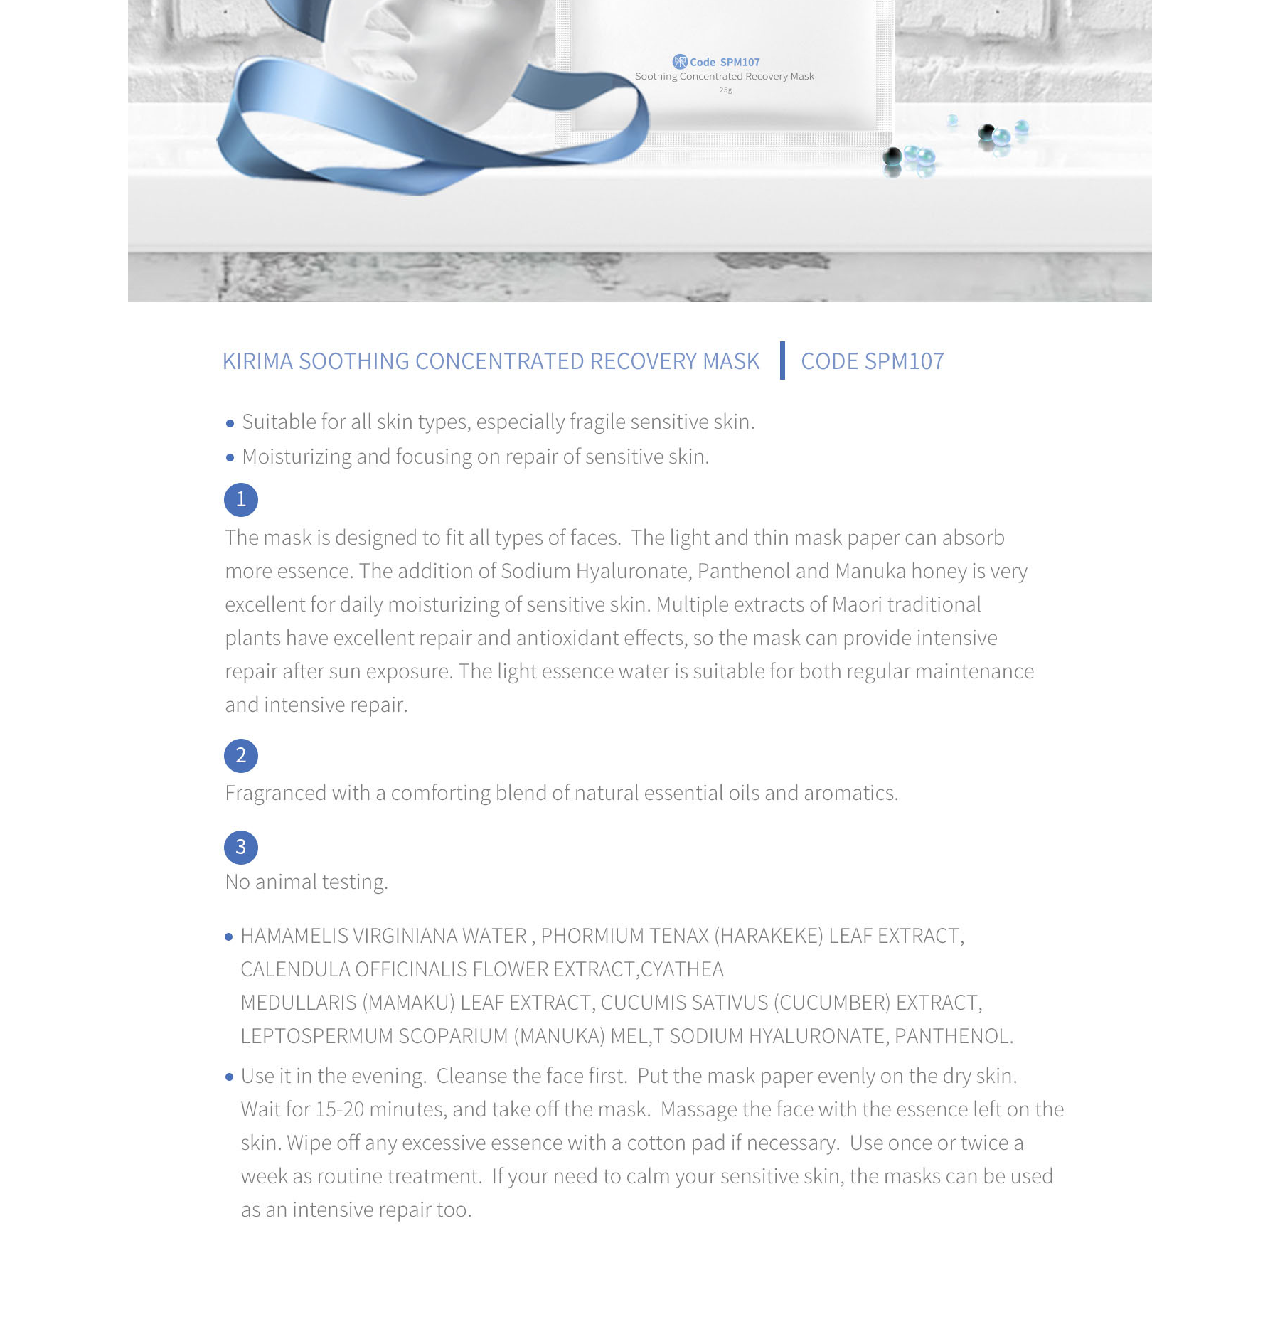
<file: skin-care.html>
<!doctype html>
<html lang="en">
<head>
    <meta charset="UTF-8">
    <meta name="viewport"
          content="user-scalable=no">
    <!--content="width=device-width,initial-scale=1.0,maximum-scale=1.0,minimum-scale=1.0,user-scalable=no"-->
    <title>pureality</title>
    <link rel="stylesheet" href="css/main.css" />
    <link rel="stylesheet" href="css/personal-care.css" />
</head>
<body>
<div class='header'></div>
<div class="innerC">
    <img src="img/skin-care-all.jpg" width="100%">
</div>

<script src='js/tool/jquery-1.8.3.min.js'></script>
<script src='js/module/header.js'></script>
<script>
    window.addEventListener('load', function () {
        var header = new Header('.header', null);
        header.initCur(3);
        $('body').animate({'opacity': 1});
    })
</script>
</body>
</html>
</file>
<file: css/main.css>
* {
    padding: 0;
    margin: 0;
    text-decoration: none;
    list-style: none;
    box-sizing: border-box;
    /*-webkit-user-select: none;*/
    font-size: 16px;
    font-family: "Helvetica Neue", Helvetica, "PingFang SC", "Microsoft Yahei";
}

.innerC {
    /*border: 1px solid #000;*/
    width: 1024px;
    min-height: 100vh;
    margin: 0 auto;
    margin-top: 108px;
}

/*右面的圆*/
#circles {
    position: fixed;
    height: 70px;
    width: 15px;
    top: 42%;
    right: 3%;
}

#circles ul li {
    width: 8px;
    height: 40px;
    background-color: transparent;
    border: 1px solid #C7A559;
    margin: 0 auto 10px;
    transition: all 0.8s ease 0s;
    /*border-radius: 50%;*/
    cursor: pointer;
}

#circles ul li.cur {
    background-color: #C7A559;
}

.background-image-center {
    background-size: cover;
    background-position: center center;
}
</file>
<file: css/index.css>
/*容器*/
body {
    overflow: hidden;
    opacity: 0;
}

#container {
    position: absolute;
    width: 100%;
    height: 100%;
    top: 0;
    left: 0;
    overflow: hidden;
}

.more {
    display: flex;
    align-items: center;
    cursor: pointer;
}

.more .arrow {
    font-size: 10px;
    margin-left: 10px;
}

/*单页*/
.page {
    box-sizing: border-box;
    width: 100%;
    height: 100%;
    left: 0;
    overflow: hidden;
    position: absolute;
    perspective: 1000px;
}

.page > * {
    position: absolute;
    top: 50%;
    left: 50%;
    word-break: break-all;
    white-space: nowrap;
}

/**********************************************************************************************/
/*page0*/
.page0 {
    background-image: url("../img/P0/P0_BG.jpg");
}

.page0 .title {
    color: #5E6568;
    opacity: 0.9;
}

.page0 .title > div:nth-child(1) {
    font-size: 30px;
    margin-bottom: 3px;
}

.page0 .title > div:nth-child(2) {
    font-size: 26.2px;
}

.page0 .line1 {
    width: 384px;
    height: 1px;
    margin-bottom: 5px;
    background: #5E6568;
}

.page0 .line2 {
    width: 80px;
    height: 1px;
    background: #5E6568;
    float: right;
}

.page0 .more {
    color: #C7A559;
    font-size: 20px;
}

/**********************************************************************************************/
.page1 {
    background-image: url("../img/P1/P1_BG.jpg");
}

.page1 .title {
    color: #F4CC5E;
    opacity: 0.9;
}

.page1 .title > div:nth-child(1) {
    font-size: 32px;
    margin-bottom: 3px;
}

.page1 .title > div:nth-child(2) {
    font-size: 26.2px;
}

.page1 .line1 {
    width: 364px;
    height: 1px;
    margin-bottom: 5px;
    background: #948F89;
}

.page1 .line2 {
    width: 80px;
    height: 1px;
    background: #948F89;
    float: right;
}

.page1 .more {
    color: rgb(211, 209, 207);
    font-size: 20px;
}

/**********************************************************************************************/
.page2 {
    background: white;
}

.page2 .title {
    opacity: 0.9;
}

.page2 .title > div:nth-child(1) {
    color: rgb(204, 172, 23);
    font-size: 33px;
    margin-bottom: 3px;
}

.page2 .title > div:nth-child(2) {
    color: #5E6568;
    font-size: 28px;
    text-align: center;
}

.page2 .line1 {
    width: 325px;
    height: 1px;
    margin-bottom: 5px;
    background: #948F89;
}

.page2 .line2 {
    width: 80px;
    height: 1px;
    background: #948F89;
    float: right;
}

.page2 .more {
    color: rgb(204, 172, 23);
    font-size: 20px;
}

/**********************************************************************************************/
.page3 {
    text-align: center;
    padding-top: 40px;
    background-image: url("../img/commonBG.jpg");
    color: #C7A559;
}
</file>
<file: css/personal-care.css>
body {
    opacity: 0;
}

.products {
    margin-bottom: 100px;
}

.productImg {
    padding: 50px 0;
    width: 51%;
    float: left;
    /*border: 1px solid #000;*/
    background-image: url("../img/product/product_BG.jpg");
    background-repeat: no-repeat;
    height: 780px;
}

.productImg img {
    margin: 0 auto;
    display: block;
}

.product:nth-child(1) .img {
    margin-top: -30px;
    margin-left: 136px;
}

.product:nth-child(2) .img {
    margin-top: 10px;
    margin-left: 126px;
}

.product:nth-child(3) .img {
    margin-top: -10px;
    margin-left: 76px;
}

.product:nth-child(4) .img {
    margin-top: -20px;
    margin-left: 72px;
}

.product:nth-child(5) .img {
    margin-top: -10px;
    margin-left: 72px;
}

.productDesc {
    padding: 40px 50px 20px;
    width: 49%;
    float: left;
    /*border: 1px solid #000;*/
    color: rgb(123, 123, 123);
    word-break: break-all;
    -moz-hyphens: auto;
    -ms-hyphens: auto;
    -webkit-hyphens: auto;
    hyphens: auto;
}

.productDesc li {
    margin-bottom: 20px;
    line-height: 1.4;
    position: relative;
}

.productDesc li::before {
    content: '';
    position: absolute;
    top: 7px;
    left: -20px;
    width: 10px;
    height: 10px;
    border-radius: 50%;
    background: rgb(123, 123, 123);
}

.title {
    color: rgb(210, 193, 14);
    text-align: center;
    font-size: 30px;
}

.subTitle {
    color: rgb(210, 193, 14);
    margin-bottom: 30px;
    text-align: center;
}

.desc1 {
    text-align: center;
    color: rgb(150, 146, 142);
    margin-bottom: 20px;
}

.desc2 {
    text-align: center;
    color: rgb(150, 146, 142);
}
</file>
